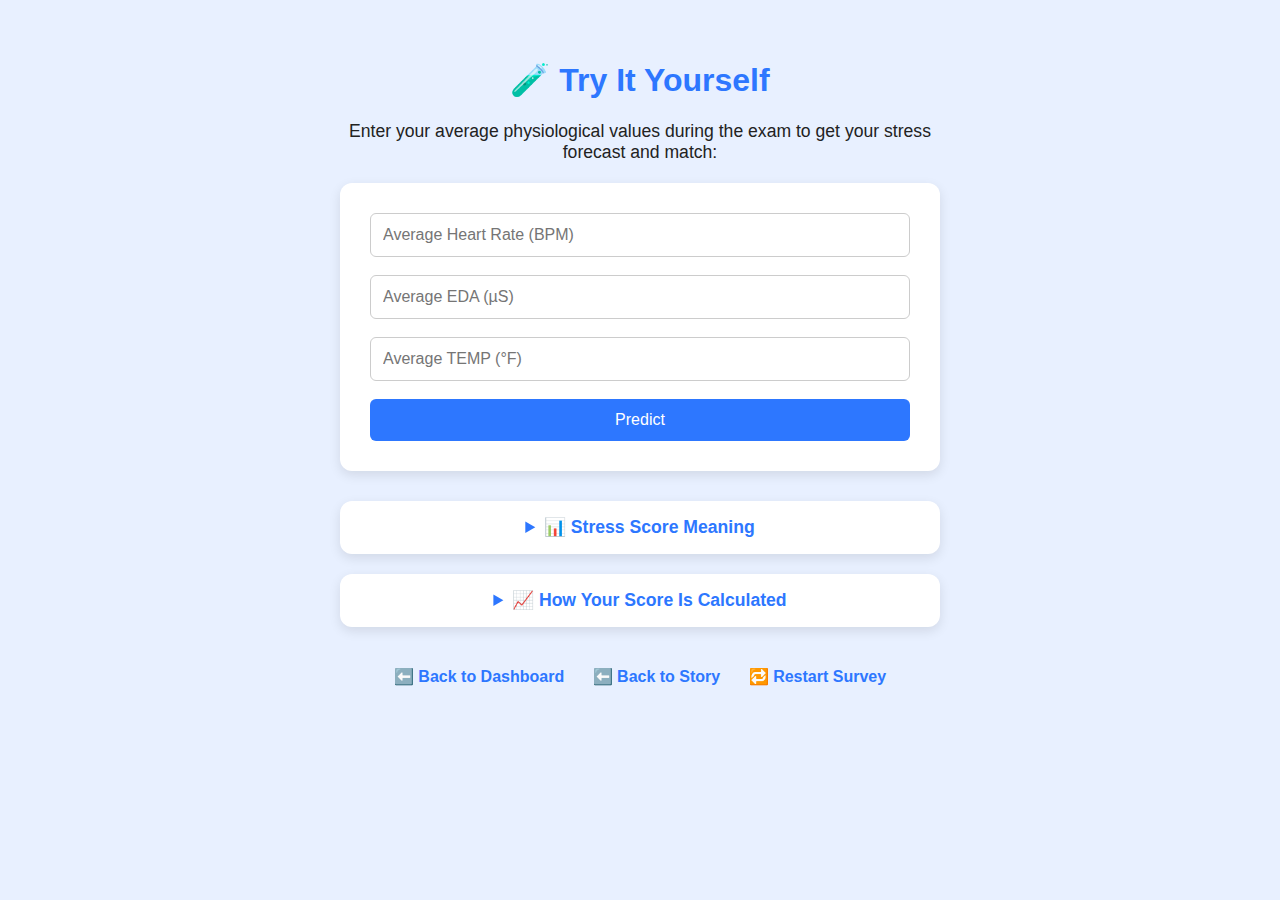
<file: predict.html>
<!DOCTYPE html>
<html lang="en">
<head>
  <meta charset="UTF-8" />
  <meta name="viewport" content="width=device-width, initial-scale=1.0"/>
  <title>Try It Yourself: Stress Forecast</title>
  <link rel="stylesheet" href="style.css" />
  <style>
    body {
      font-family: 'Segoe UI', sans-serif;
      padding: 40px;
      max-width: 600px;
      margin: auto;
      background: #e8f0ff; /* Matches previous page background */
      color: #222;
    }

    h1 {
      text-align: center;
      color: #2d77ff;
      font-size: 2em;
    }

    p {
      text-align: center;
      font-size: 1.1em;
      margin-bottom: 10px;
    }

    form {
      background: white;
      border-radius: 12px;
      box-shadow: 0 4px 12px rgba(0,0,0,0.1);
      padding: 30px;
      margin-top: 20px;
      display: flex;
      flex-direction: column;
      gap: 18px;
    }

    input {
      padding: 12px;
      font-size: 1em;
      border: 1px solid #ccc;
      border-radius: 6px;
      transition: border 0.2s;
    }

    input:focus {
      border-color: #2d77ff;
      outline: none;
    }

    button {
      padding: 12px;
      background: #2d77ff;
      color: white;
      border: none;
      border-radius: 6px;
      font-size: 1em;
      cursor: pointer;
      transition: background 0.3s;
    }

    button:hover {
      background: #1e5fd9;
    }

    #result {
      margin-top: 20px;
      font-size: 1.2em;
      font-weight: bold;
      text-align: center;
    }

    .nav {
      margin-top: 40px;
      text-align: center;
    }

    .nav a {
      margin: 0 12px;
      color: #2d77ff;
      text-decoration: none;
      font-weight: bold;
    }

    .nav a:hover {
      text-decoration: underline;
    }
  </style>
</head>
<body>
  <h1>🧪 Try It Yourself</h1>
  <p>Enter your average physiological values during the exam to get your stress forecast and match:</p>

  <form id="predict-form">
    <input type="number" step="0.1" id="hr" placeholder="Average Heart Rate (BPM)" required />
    <input type="number" step="0.01" id="eda" placeholder="Average EDA (µS)" required />
    <input type="number" step="0.1" id="temp" placeholder="Average TEMP (°F)" required />
    <button type="submit">Predict</button>
  </form>
  <details id="score-info" style="background:#fff; border-radius:12px; padding:16px; margin-top:30px; box-shadow:0 4px 12px rgba(0,0,0,0.1);">
    <summary style="cursor:pointer; font-weight:bold; color:#2d77ff; font-size:1.1em;">📊 Stress Score Meaning</summary>
    <ul style="line-height:1.6; margin-top:10px;">
      <li><strong>0%–30%</strong>: Low stress (calm, well-regulated)</li>
      <li><strong>31%–60%</strong>: Moderate stress (focused, a bit tense)</li>
      <li><strong>61%–90%</strong>: High stress (anxious, physically activated)</li>
      <li><strong>100%</strong>: Peak stress (think: taking a penalty in the World Cup final 🏆)</li>
    </ul>
  </details>
  
  <details id="thresholds" style="background:#fff; border-radius:12px; padding:16px; margin-top:20px; box-shadow:0 4px 12px rgba(0,0,0,0.1);">
    <summary style="cursor:pointer; font-weight:bold; color:#2d77ff; font-size:1.1em;">📈 How Your Score Is Calculated</summary>
    <ul style="line-height:1.6; margin-top:10px;">
      <li><strong>Heart Rate (HR):</strong> < 80 → 0 pts, 80–99 → 1 pt, 100–119 → 2 pts, ≥120 → 3 pts</li>
      <li><strong>Electrodermal Activity (EDA):</strong> < 0.2 → 0 pts, 0.2–0.49 → 1 pt, 0.5–0.99 → 2 pts, ≥1.0 → 3 pts</li>
      <li><strong>Temperature (°F):</strong> >89.6 → 2 pts, 86.0–89.6 → 1 pt, <82.4 → 3 pts, otherwise → 2 pts</li>

    </ul>
  </details>
  
  

  <div id="result"></div>

  <div class="nav">
    <a href="index.html">⬅️ Back to Dashboard</a>
    <a href="story.html">⬅️ Back to Story</a>
    <a href="survey.html">🔁 Restart Survey</a>
  </div>

  <script>
    const studentData = [
  { student: "S1", exam: "Midterm1", HR: 111.40, EDA: 0.49, TEMP: 24.91 },
  { student: "S2", exam: "Midterm1", HR: 126.73, EDA: 0.17, TEMP: 24.81 },
  { student: "S3", exam: "Midterm1", HR: 108.88, EDA: 0.29, TEMP: 24.78 },
  { student: "S4", exam: "Midterm1", HR: 117.15, EDA: 0.63, TEMP: 24.36 },
  { student: "S5", exam: "Midterm1", HR: 117.47, EDA: 0.16, TEMP: 25.30 },
  { student: "S6", exam: "Midterm1", HR: 116.24, EDA: 0.50, TEMP: 25.00 },
  { student: "S7", exam: "Midterm1", HR: 119.88, EDA: 0.15, TEMP: 24.33 },
  { student: "S8", exam: "Midterm1", HR: 119.05, EDA: 0.16, TEMP: 24.78 },
  { student: "S9", exam: "Midterm1", HR: 114.94, EDA: 0.12, TEMP: 24.92 },
  { student: "S10", exam: "Midterm1", HR: 118.86, EDA: 0.13, TEMP: 24.30 }, 
  { student: "S1", exam: "Midterm2", HR: 107.44, EDA: 0.12, TEMP: 26.45 },
  { student: "S2", exam: "Midterm2", HR: 106.88, EDA: 0.12, TEMP: 28.32 },
  { student: "S3", exam: "Midterm2", HR: 96.46, EDA: 0.55, TEMP: 27.29 },
  { student: "S4", exam: "Midterm2", HR: 88.39, EDA: 1.02, TEMP: 27.01 },
  { student: "S5", exam: "Midterm2", HR: 108.76, EDA: 0.46, TEMP: 29.59 },
  { student: "S6", exam: "Midterm2", HR: 99.98, EDA: 0.29, TEMP: 27.71 },
  { student: "S7", exam: "Midterm2", HR: 99.22, EDA: 0.19, TEMP: 24.1 },
  { student: "S8", exam: "Midterm2", HR: 104.75, EDA: 0.05, TEMP: 27.3 },
  { student: "S9", exam: "Midterm2", HR: 99.36, EDA: 0.46, TEMP: 28.8 },
  { student: "S10", exam: "Midterm2", HR: 103.67, EDA: 0.19, TEMP: 26.51 },

  // Final
  { student: "S1", exam: "Final", HR: 95.45, EDA: 0.17, TEMP: 29.18 },
  { student: "S2", exam: "Final", HR: 106.47, EDA: 0.13, TEMP: 33.27 },
  { student: "S3", exam: "Final", HR: 87.98, EDA: 0.3, TEMP: 30.67 },
  { student: "S4", exam: "Final", HR: 83.91, EDA: 0.65, TEMP: 30.48 },
  { student: "S5", exam: "Final", HR: 92.75, EDA: 0.65, TEMP: 31.97 },
  { student: "S6", exam: "Final", HR: 81.13, EDA: 0.24, TEMP: 30.82 },
  { student: "S7", exam: "Final", HR: 86.84, EDA: 0.36, TEMP: 27.7 },
  { student: "S8", exam: "Final", HR: 89.8, EDA: 0.76, TEMP: 32.12 },
  { student: "S9", exam: "Final", HR: 85.09, EDA: 0.42, TEMP: 32.06 },
  { student: "S10", exam: "Final", HR: 85.84, EDA: 0.18, TEMP: 29.64 }
]; 

  
    function calculatePoints(hr, eda, tempC) {
      let points = 0;
  
      // HR tiers
      if (hr < 80) points += 0;
      else if (hr < 100) points += 1;
      else if (hr < 120) points += 2;
      else points += 3;
  
      // EDA tiers
      if (eda < 0.2) points += 0;
      else if (eda < 0.5) points += 1;
      else if (eda < 1.0) points += 2;
      else points += 3;
  
      // TEMP tiers (in Celsius)
      if (tempC > 32) points += 2;
      else if (tempC >= 30) points += 1;
      else if (tempC < 28) points += 3;
      else points += 2;
  
      return points;
    }
  
    function mapPointsToStress(points) {
      if (points <= 2) return 20 + points * 5;
      if (points <= 4) return 35 + (points - 2) * 5;
      if (points <= 6) return 50 + (points - 4) * 7.5;
      if (points <= 8) return 65 + (points - 6) * 10;
      return 90;
    }
  
    function calculateDistance(user, record) {
      return Math.sqrt(
        Math.pow(user.hr - record.HR, 2) +
        Math.pow(user.eda - record.EDA, 2) +
        Math.pow(user.temp - record.TEMP, 2)
      );
    }
    const grades = {
  'Midterm1': {
    'S1': '78/100', 'S2': '82/100', 'S3': '77/100', 'S4': '75/100', 'S5': '67/100',
    'S6': '71/100', 'S7': '64/100', 'S8': '92/100', 'S9': '80/100', 'S10': '89/100'
  },
  'Midterm2': {
    'S1': '82/100', 'S2': '85/100', 'S3': '90/100', 'S4': '77/100', 'S5': '77/100',
    'S6': '64/100', 'S7': '33/100', 'S8': '88/100', 'S9': '39/100', 'S10': '64/100'
  },
  'Final': {
    'S1': '182/200', 'S2': '180/200', 'S3': '188/200', 'S4': '149/200', 'S5': '157/200',
    'S6': '175/200', 'S7': '110/200', 'S8': '184/200', 'S9': '126/200', 'S10': '116/200'
  }
};

    document.getElementById("predict-form").addEventListener("submit", function (e) {
      e.preventDefault();
  
      const hr = parseFloat(document.getElementById("hr").value);
      const eda = parseFloat(document.getElementById("eda").value);
      const tempF = parseFloat(document.getElementById("temp").value);
      const tempC = (tempF - 32) * 5/9;
  
      const points = calculatePoints(hr, eda, tempC);
      const stressScore = mapPointsToStress(points);
  
      const userInput = { hr, eda, temp: tempC };
      let bestMatch = null;
      let minDist = Infinity;
  
      for (const record of studentData) {
        const dist = calculateDistance(userInput, record);
        if (dist < minDist) {
          minDist = dist;
          bestMatch = record;
        }
      }
      const grade = grades[bestMatch.exam]?.[bestMatch.student] || "N/A";

document.getElementById("result").innerHTML =
  `🔍 <strong>Your stress forecast:</strong> ${stressScore.toFixed(1)}%<br>` +
  `🎯 <strong>Closest match:</strong> ${bestMatch.student} during ${bestMatch.exam}<br>` +
  `📄 <strong>Grade:</strong> ${grade}`;
});
  </script>
</file>
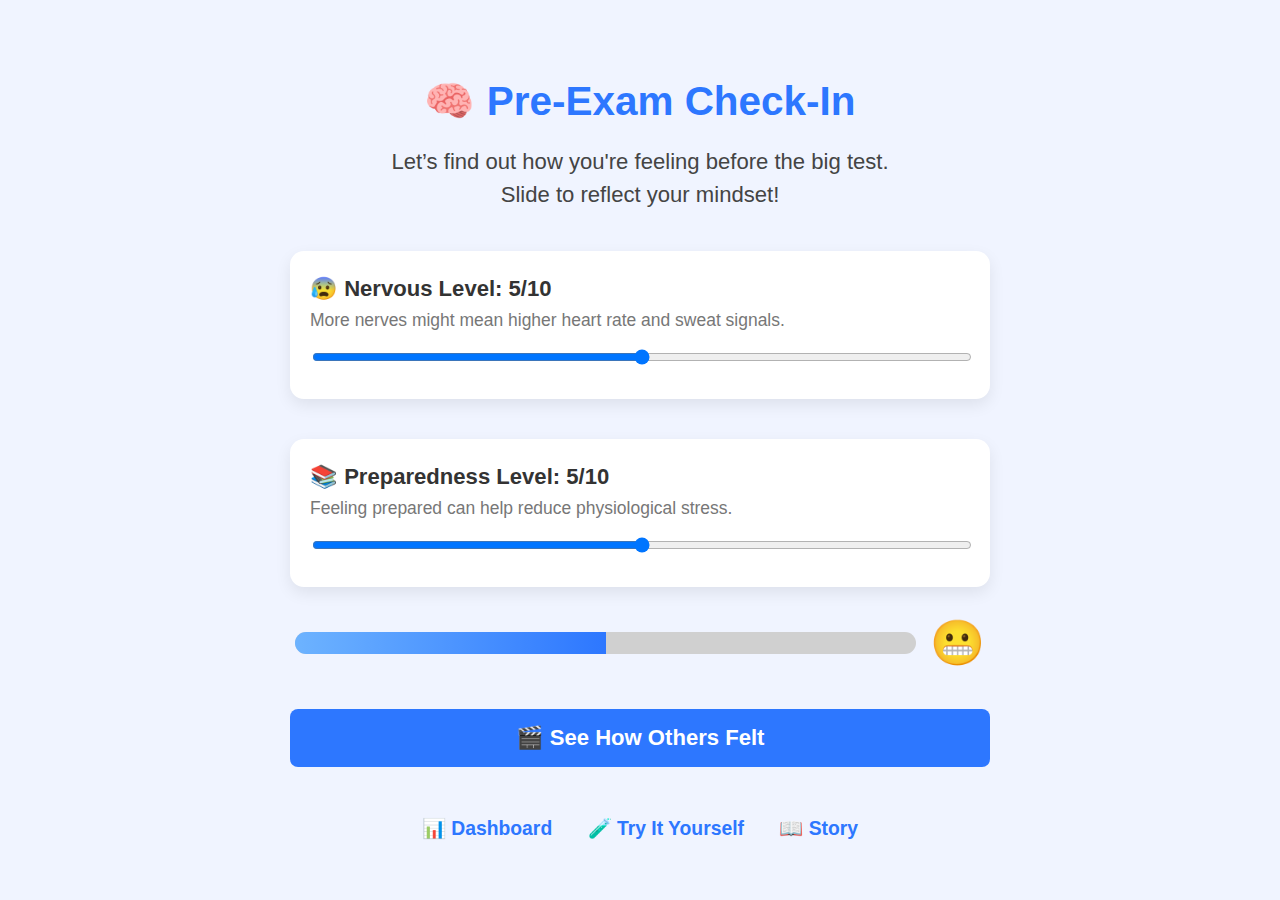
<file: survey.html>
<!DOCTYPE html>
<html lang="en">
<head>
  <meta charset="UTF-8" />
  <meta name="viewport" content="width=device-width, initial-scale=1.0" />
  <title>Exam Stress Survey</title>
  <style>
    body {
      font-family: 'Segoe UI', sans-serif;
      padding: 50px 20px;
      max-width: 700px;
      margin: auto;
      background: #f0f4ff;
      color: #333;
      font-size: 1.15em;
    }
    h1 {
      text-align: center;
      color: #2d77ff;
      font-size: 2.2em;
      margin-bottom: 20px;
    }
    .intro {
      text-align: center;
      font-size: 1.2em;
      color: #444;
      margin-bottom: 40px;
      line-height: 1.5;
    }
    form {
      display: flex;
      flex-direction: column;
      gap: 40px;
    }
    .slider-block {
      background: white;
      border-radius: 14px;
      padding: 25px 20px;
      box-shadow: 0 6px 16px rgba(0, 0, 0, 0.08);
    }
    label {
      font-weight: bold;
      font-size: 1.2em;
      display: block;
      margin-bottom: 8px;
    }
    .tooltip {
      font-size: 0.95em;
      color: #777;
      margin-bottom: 12px;
    }
    input[type=range] {
      width: 100%;
      height: 24px;
      cursor: pointer;
    }
    .feedback-section {
      display: flex;
      align-items: center;
      justify-content: space-between;
      margin-top: -10px;
      padding: 0 5px;
    }
    .feedback-bar {
      flex-grow: 1;
      height: 22px;
      border-radius: 11px;
      background: #d0d0d0;
      overflow: hidden;
      margin-right: 14px;
    }
    .feedback-fill {
      height: 100%;
      width: 50%;
      background: linear-gradient(90deg, #6db3ff, #2d77ff);
      transition: width 0.3s ease-in-out;
    }
    .emoji-face {
      font-size: 2.4em;
      transition: transform 0.3s;
    }
    button {
      padding: 16px;
      background: #2d77ff;
      color: white;
      border: none;
      border-radius: 8px;
      font-size: 1.2em;
      font-weight: bold;
      cursor: pointer;
    }
    button:hover {
      background: #1a5ede;
    }
    .nav {
      margin-top: 50px;
      text-align: center;
      font-size: 1.05em;
    }
    .nav a {
      margin: 0 15px;
      color: #2d77ff;
      text-decoration: none;
      font-weight: bold;
    }
  </style>
</head>
<body>
  <h1>🧠 Pre-Exam Check-In</h1>
  <div class="intro">
    Let’s find out how you're feeling before the big test.<br />
    Slide to reflect your mindset!
  </div>

  <form onsubmit="event.preventDefault(); window.location.href='story.html';">
    <div class="slider-block">
      <label>😰 Nervous Level: <span id="nervousValue">5</span>/10</label>
      <div class="tooltip">More nerves might mean higher heart rate and sweat signals.</div>
      <input type="range" min="0" max="10" value="5" id="nervous" oninput="updateFeedback()" />
    </div>

    <div class="slider-block">
      <label>📚 Preparedness Level: <span id="preparedValue">5</span>/10</label>
      <div class="tooltip">Feeling prepared can help reduce physiological stress.</div>
      <input type="range" min="0" max="10" value="5" id="prepared" oninput="updateFeedback()" />
    </div>

    <div class="feedback-section">
      <div class="feedback-bar">
        <div class="feedback-fill" id="barFill"></div>
      </div>
      <div class="emoji-face" id="emojiFace">😐</div>
    </div>

    <button type="submit">🎬 See How Others Felt</button>
  </form>

  <div class="nav">
    <a href="index.html">📊 Dashboard</a>
    <a href="predict.html">🧪 Try It Yourself</a>
    <a href="story.html">📖 Story</a>
  </div>

  <script>
    const nervous = document.getElementById('nervous');
    const prepared = document.getElementById('prepared');
    const barFill = document.getElementById('barFill');
    const emojiFace = document.getElementById('emojiFace');

    function updateFeedback() {
      const nervousVal = parseInt(nervous.value);
      const preparedVal = parseInt(prepared.value);

      document.getElementById('nervousValue').textContent = nervousVal;
      document.getElementById('preparedValue').textContent = preparedVal;

      const stressScore = (nervousVal + (10 - preparedVal)) / 20;
      const percent = Math.round(stressScore * 100);
      barFill.style.width = percent + "%";

      if (percent < 30) emojiFace.textContent = "😎";
      else if (percent < 50) emojiFace.textContent = "🙂";
      else if (percent < 70) emojiFace.textContent = "😬";
      else emojiFace.textContent = "😰";
    }

    updateFeedback();
  </script>
</body>
</html>
</file>
<file: style.css>
body {
  font-family: Arial, sans-serif;
  background-color: #f4f4f4;
  margin: 0;
  padding: 20px;
  text-align: center;
}

.dashboard {
  max-width: 1200px;
  margin: auto;
  background: white;
  padding: 20px;
  border-radius: 10px;
  box-shadow: 0px 0px 10px rgba(0, 0, 0, 0.1);
  position: relative;
}

.selectors,
.slider-container {
  margin-bottom: 20px;
}

.chart-container {
  display: flex;
  justify-content: space-around;
  flex-wrap: wrap;
}

.chart-box {
  width: 30%;
  min-width: 300px;
  background: #fff;
  padding: 10px;
  border-radius: 8px;
  box-shadow: 0px 0px 5px rgba(0, 0, 0, 0.1);
  margin: 10px;
}

canvas#edaChart {
  filter: drop-shadow(0 0 6px #00ffff);
}

.thermometer {
  height: 200px;
  width: 30px;
  background: #ddd;
  border-radius: 15px;
  margin: auto;
  position: relative;
  overflow: hidden;
  border: 2px solid #999;
}

.thermo-fill {
  position: absolute;
  bottom: 0;
  width: 100%;
  background: linear-gradient(to top, #00f, #ffa500, #f00);
  height: 0%;
  transition: height 0.4s ease-in-out;
}

.thermo-label {
  margin-top: 8px;
  font-weight: bold;
  text-align: center;
}

.heart-display {
  position: relative;
  text-align: center;
  height: 200px;
  display: flex;
  align-items: center;
  justify-content: center;
}

.heart-wrapper {
  position: relative;
  display: inline-block;
}

#heartIcon {
  font-size: 140px; /* Bigger heart */
  transition: transform 0.3s ease-in-out;
}

#heartValue {
  position: absolute;
  top: 50%;
  left: 50%;
  transform: translate(-50%, -50%);
  font-weight: bold;
  font-size: 0.9em; /* Smaller text */
  color: white;
  text-shadow: 0 0 4px black;
  pointer-events: none;
}

.stats-box {
  margin-top: 10px;
  background-color: white;
  padding: 8px;
  border-radius: 6px;
  font-size: 0.9em;
  text-align: left;
}

/* Grade box styling */
#gradeBox {
  position: absolute;
  top: 10px;
  right: 10px;
  padding: 24px; /* Increase padding for more space */
  background-color: #fff;
  border: 3px solid #000; /* Thicker border */
  border-radius: 10px;
  font-size: 28px; /* Larger font size */
  font-weight: 800; /* Extra bold */
  z-index: 999;
  box-shadow: 2px 2px 10px rgba(0, 0, 0, 0.15); /* Optional: subtle shadow */
}

.signal-message {
  margin-top: 8px;
  text-align: center;
  font-size: 1.5em;
  color: #444;
  font-weight: 500;
}
</file>
